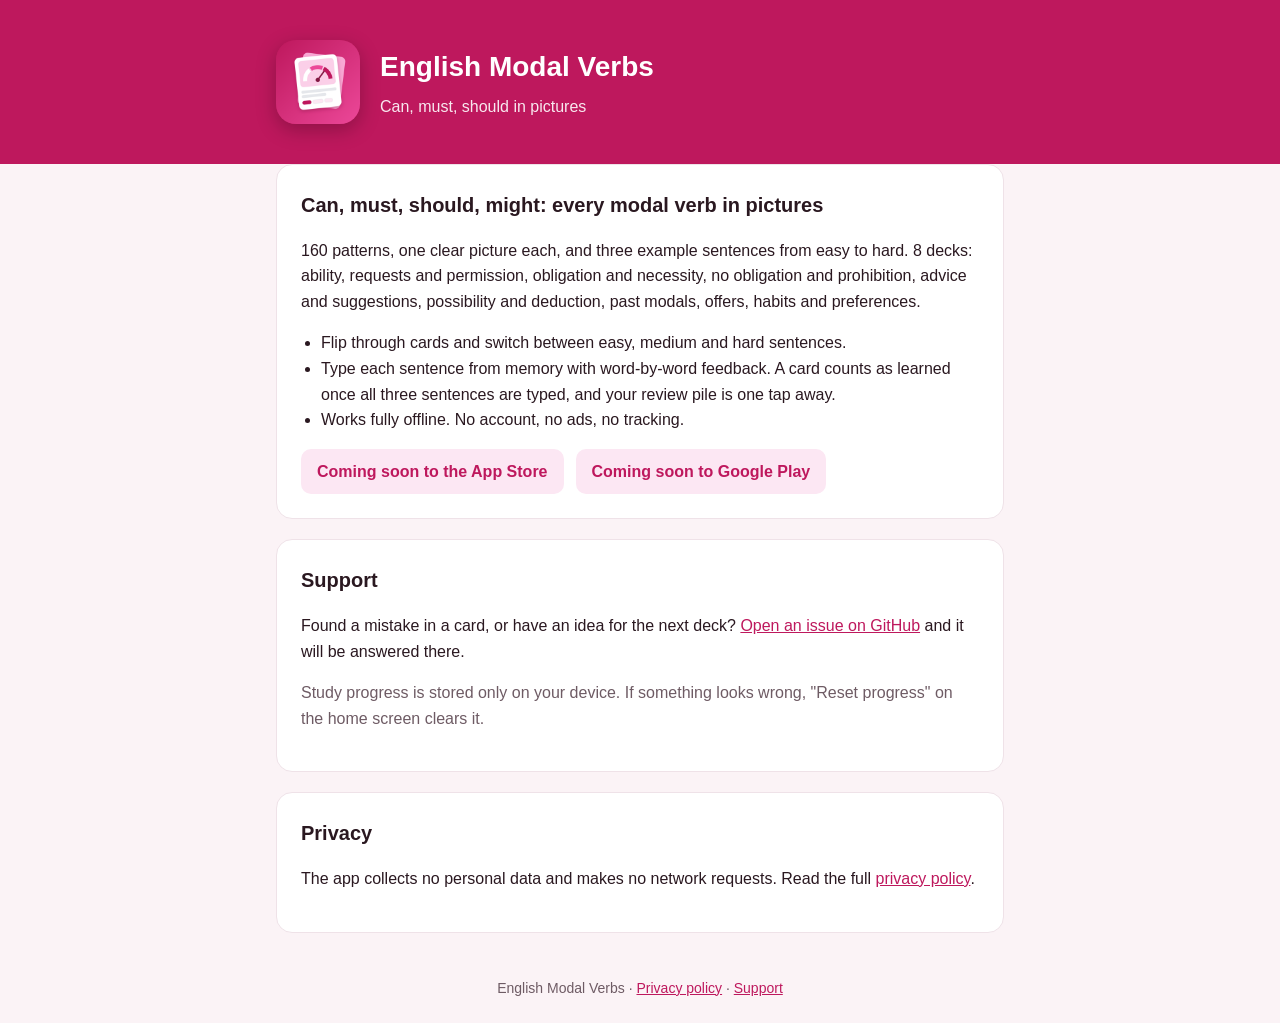
<file: index.html>
<!doctype html>
<html lang="en">
<head>
<meta charset="utf-8">
<meta name="viewport" content="width=device-width, initial-scale=1">
<title>English Modal Verbs</title>
<meta name="description" content="Picture flashcards for 160 English modal verb patterns with the formula and three graded example sentences on each card. Works offline. No ads, no tracking.">
<link rel="icon" href="icon.png">
<link rel="stylesheet" href="styles.css">
</head>
<body>
<header><div class="wrap">
<img src="icon.png" alt="English Modal Verbs app icon">
<div><h1>English Modal Verbs</h1><p>Can, must, should in pictures</p></div>
</div></header>
<main class="wrap">
<section>
<h2>Can, must, should, might: every modal verb in pictures</h2>
<p>160 patterns, one clear picture each, and three example sentences from easy to hard. 8 decks: ability, requests and permission, obligation and necessity, no obligation and prohibition, advice and suggestions, possibility and deduction, past modals, offers, habits and preferences.</p>
<ul>
<li>Flip through cards and switch between easy, medium and hard sentences.</li>
<li>Type each sentence from memory with word-by-word feedback. A card counts as learned once all three sentences are typed, and your review pile is one tap away.</li>
<li>Works fully offline. No account, no ads, no tracking.</li>
</ul>
<div class="badges">
<span class="badge">Coming soon to the App Store</span>
<span class="badge">Coming soon to Google Play</span>
</div>
</section>
<section id="support">
<h2>Support</h2>
<p>Found a mistake in a card, or have an idea for the next deck? <a href="https://github.com/serkan-uz/english-modal-verbs/issues">Open an issue on GitHub</a> and it will be answered there.</p>
<p class="muted">Study progress is stored only on your device. If something looks wrong, "Reset progress" on the home screen clears it.</p>
</section>
<section>
<h2>Privacy</h2>
<p>The app collects no personal data and makes no network requests. Read the full <a href="privacy.html">privacy policy</a>.</p>
</section>
</main>
<footer>English Modal Verbs · <a href="privacy.html">Privacy policy</a> · <a href="#support">Support</a></footer>
</body>
</html>
</file>
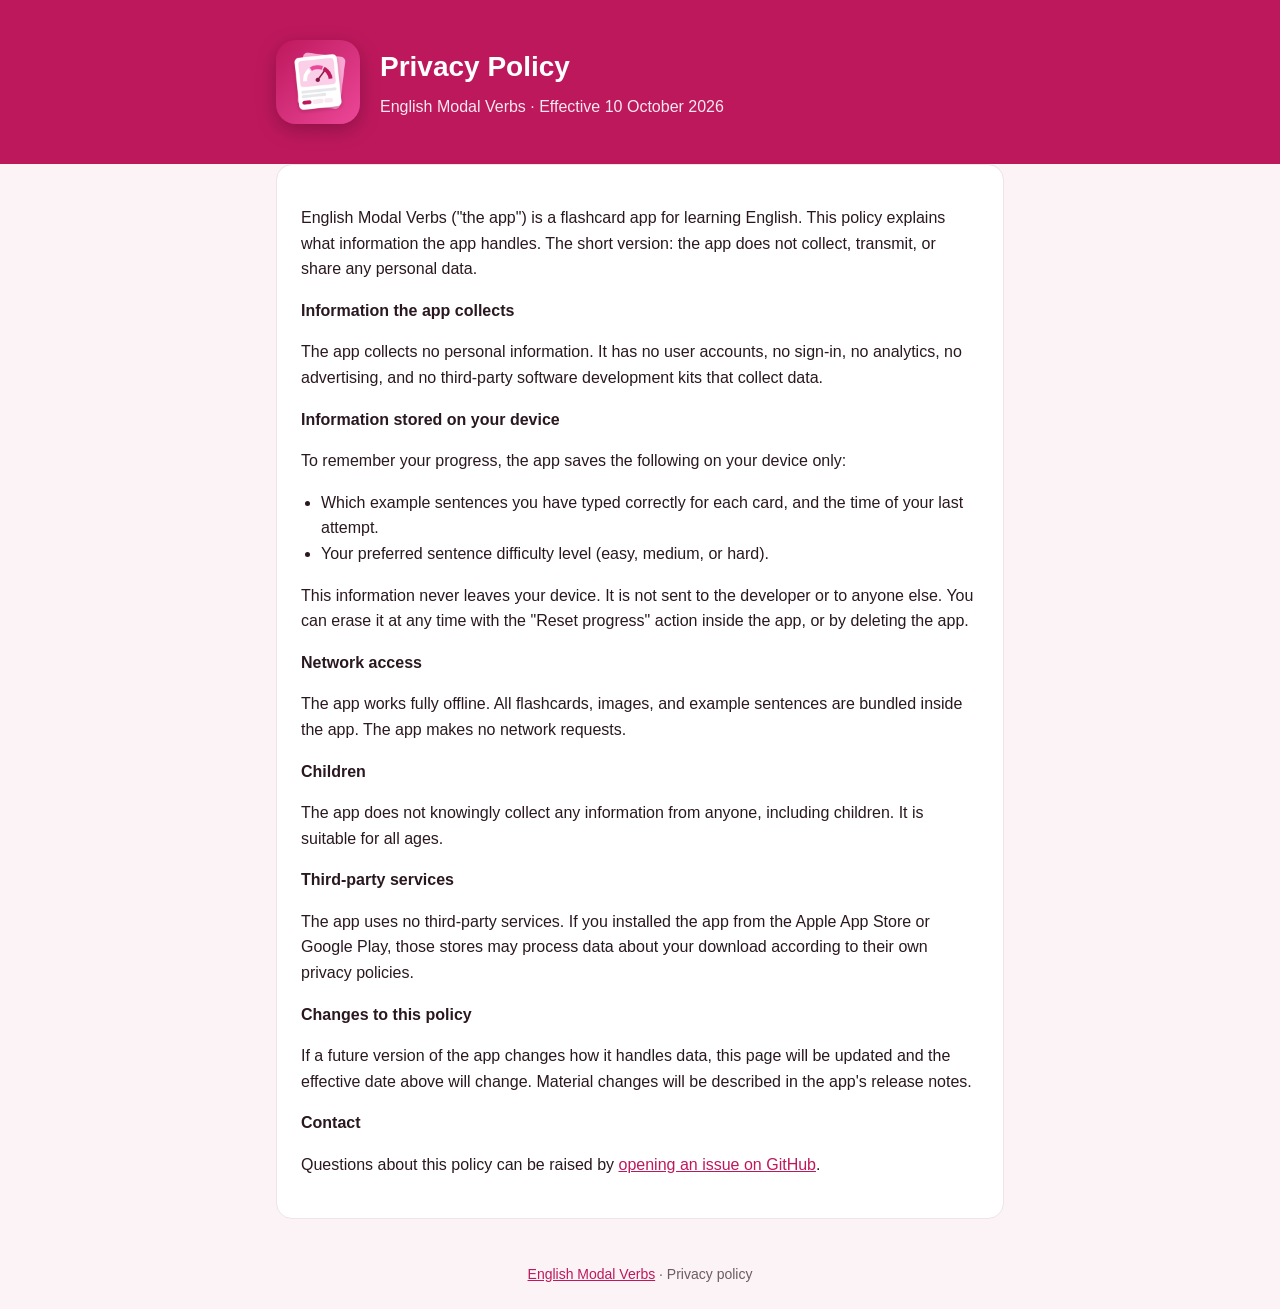
<file: privacy.html>
<!doctype html>
<html lang="en">
<head>
<meta charset="utf-8">
<meta name="viewport" content="width=device-width, initial-scale=1">
<title>Privacy Policy · English Modal Verbs</title>
<link rel="icon" href="icon.png">
<link rel="stylesheet" href="styles.css">
</head>
<body>
<header><div class="wrap">
<img src="icon.png" alt="English Modal Verbs app icon">
<div><h1>Privacy Policy</h1><p>English Modal Verbs · Effective 10 October 2026</p></div>
</div></header>
<main class="wrap">
<section>
<p>English Modal Verbs ("the app") is a flashcard app for learning English. This policy explains what information the app handles. The short version: the app does not collect, transmit, or share any personal data.</p>
<h3>Information the app collects</h3>
<p>The app collects no personal information. It has no user accounts, no sign-in, no analytics, no advertising, and no third-party software development kits that collect data.</p>
<h3>Information stored on your device</h3>
<p>To remember your progress, the app saves the following on your device only:</p>
<ul>
<li>Which example sentences you have typed correctly for each card, and the time of your last attempt.</li>
<li>Your preferred sentence difficulty level (easy, medium, or hard).</li>
</ul>
<p>This information never leaves your device. It is not sent to the developer or to anyone else. You can erase it at any time with the "Reset progress" action inside the app, or by deleting the app.</p>
<h3>Network access</h3>
<p>The app works fully offline. All flashcards, images, and example sentences are bundled inside the app. The app makes no network requests.</p>
<h3>Children</h3>
<p>The app does not knowingly collect any information from anyone, including children. It is suitable for all ages.</p>
<h3>Third-party services</h3>
<p>The app uses no third-party services. If you installed the app from the Apple App Store or Google Play, those stores may process data about your download according to their own privacy policies.</p>
<h3>Changes to this policy</h3>
<p>If a future version of the app changes how it handles data, this page will be updated and the effective date above will change. Material changes will be described in the app's release notes.</p>
<h3>Contact</h3>
<p>Questions about this policy can be raised by <a href="https://github.com/serkan-uz/english-modal-verbs/issues">opening an issue on GitHub</a>.</p>
</section>
</main>
<footer><a href="index.html">English Modal Verbs</a> · Privacy policy</footer>
</body>
</html>
</file>
<file: styles.css>
:root{--bg:#FBF3F6;--card:#fff;--ink:#2A1820;--muted:#6E5B64;--brand:#BE185D;--line:#EFE2E8}
*{box-sizing:border-box}body{margin:0;font-family:-apple-system,BlinkMacSystemFont,"Segoe UI",Roboto,Helvetica,Arial,sans-serif;background:var(--bg);color:var(--ink);line-height:1.6}
header{background:var(--brand);color:#fff;padding:40px 16px}header .wrap{display:flex;align-items:center;gap:20px}
header img{width:84px;height:84px;border-radius:20px;box-shadow:0 6px 20px rgba(0,0,0,.25)}
header h1{margin:0;font-size:28px}header p{margin:4px 0 0;opacity:.9}
.wrap{max-width:760px;margin:0 auto;padding:0 16px}main{padding:32px 0 64px}
section{background:var(--card);border:1px solid var(--line);border-radius:16px;padding:24px;margin-bottom:20px}
h2{margin-top:0;font-size:20px}h3{font-size:16px;margin-bottom:4px}ul{padding-left:20px}
a{color:var(--brand)}footer{color:var(--muted);font-size:14px;text-align:center;padding:24px 16px}
.badges{display:flex;gap:12px;flex-wrap:wrap;margin-top:16px}.badge{display:inline-block;background:#FCE7F3;color:var(--brand);border-radius:10px;padding:10px 16px;font-weight:600;text-decoration:none}
.muted{color:var(--muted)}
</file>
